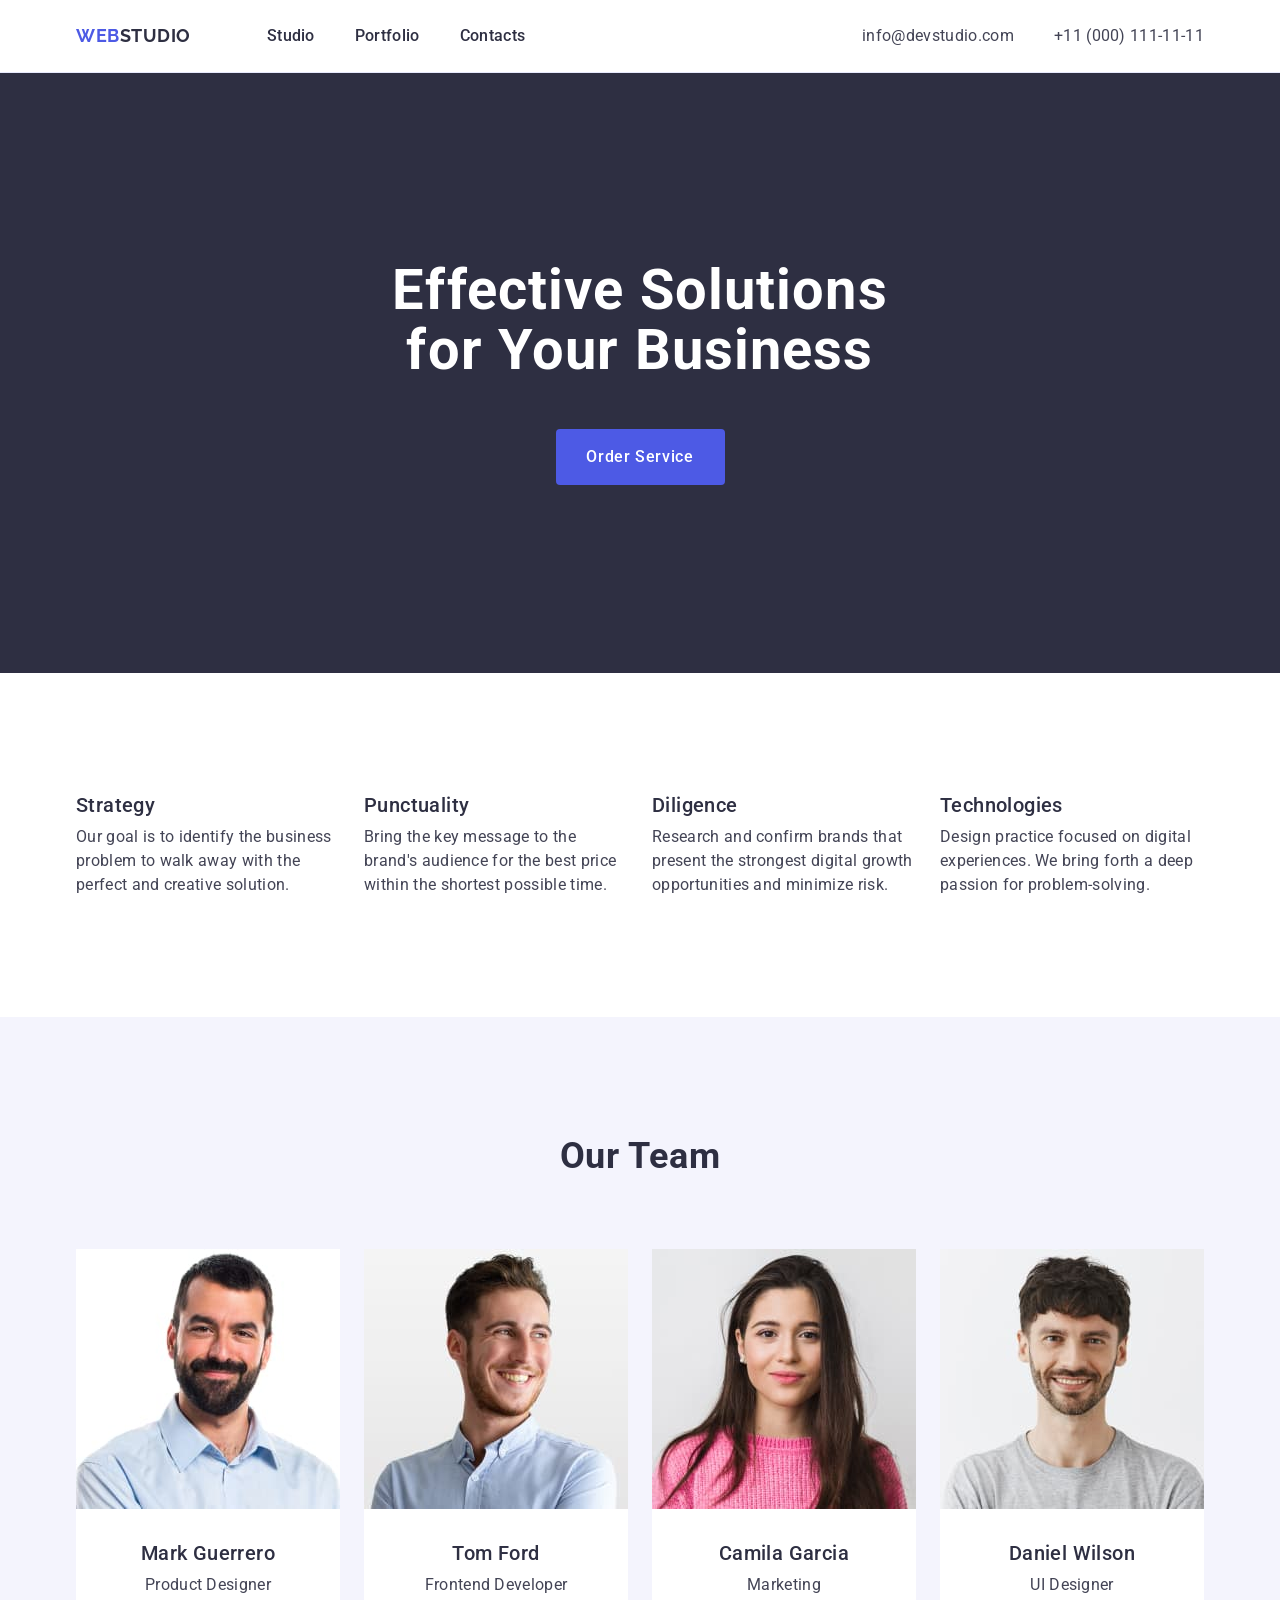
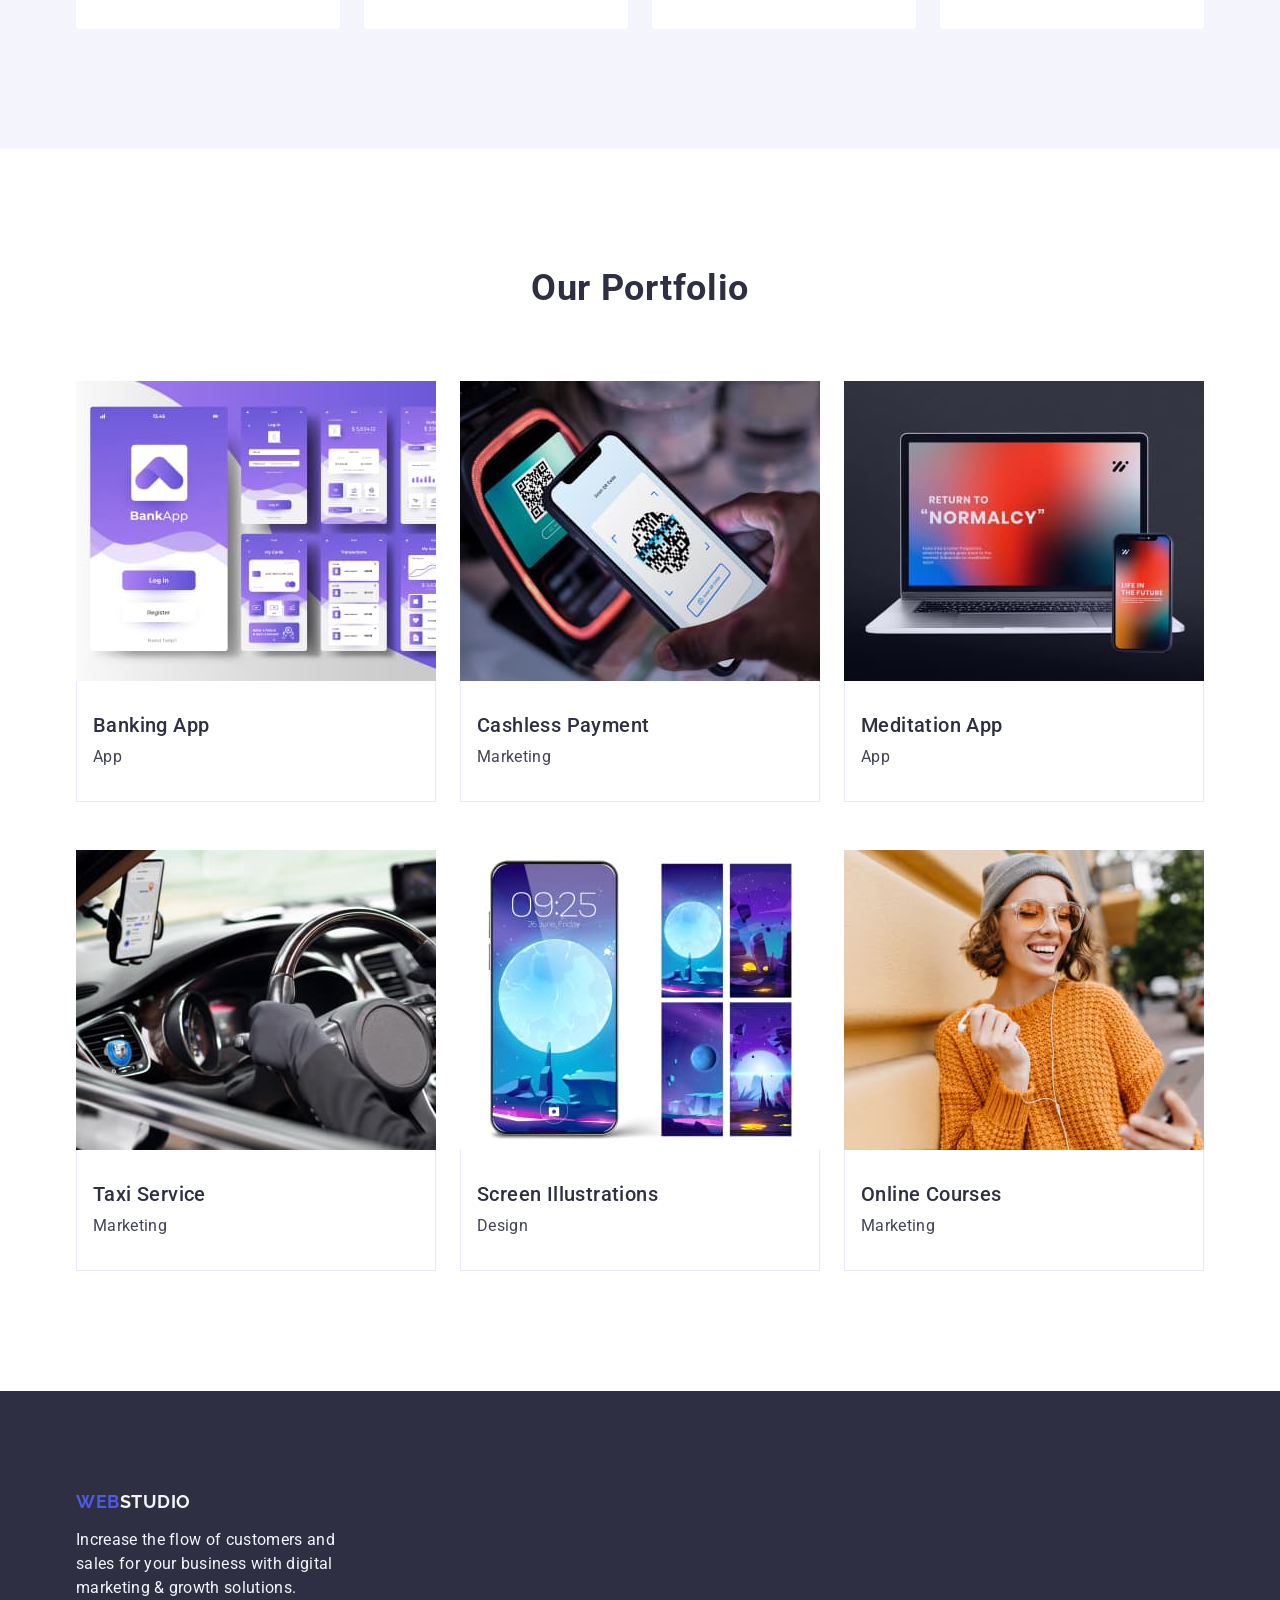
<file: index.html>
<!DOCTYPE html>
<html lang="en">
<head>
    <meta charset="UTF-8">
    <meta name="viewport" content="width=device-width, initial-scale=1.0">
    <title>Web Studio</title>
    <link rel="preconnect" href="https://fonts.googleapis.com">
    <link rel="preconnect" href="https://fonts.gstatic.com" crossorigin>
    <link href="https://fonts.googleapis.com/css2?family=Raleway:wght@700&family=Roboto:wght@400;500;700&display=swap"
        rel="stylesheet">
    <link rel="stylesheet" href="https://cdnjs.cloudflare.com/ajax/libs/modern-normalize/2.0.0/modern-normalize.min.css"
        integrity="sha512-4xo8blKMVCiXpTaLzQSLSw3KFOVPWhm/TRtuPVc4WG6kUgjH6J03IBuG7JZPkcWMxJ5huwaBpOpnwYElP/m6wg=="
        crossorigin="anonymous" referrerpolicy="no-referrer">
    <link rel="stylesheet" href="./css/styles.css">
</head>

<body>
    
<!--                       header                      -->

    <header class="header">
        <div class="container header-container">
            <nav class="navigation">
                <a class="header-logo" href="./index.html" target="_self">Web<span class="header-logo-color">Studio</span></a>
            
                <ul class="navigation-item">
                    <li class="navigation-list"><a class="navigation-link" href="./index.html">Studio</a></li>
                    <li class="navigation-list"><a class="navigation-link" href="">Portfolio</a></li>
                    <li class="navigation-list"><a class="navigation-link" href="">Contacts</a></li>
                </ul>
            </nav>
            
            <address class="address">
                <ul class="address-item">
                    <li class="address-list"><a class="address-link" href="mailto:info@devstudio.com">info@devstudio.com</a></li>
                    <li class="address-list"><a class="address-link" href="tel:+110001111111">+11 (000) 111-11-11</a></li>
                </ul>
            </address>
        </div>

    </header>

<!--                       main                        -->

    <main class="main">

        <section class="solution">

            <div class="container">
                <h1 class="solution-header">Effective Solutions for Your Business</h1>
                <button class="solution-button">Order Service</button>
            </div>

        </section>

        <section class="directions">

            <div class="container">
                <h2 class="directions-header visually-hidden">Directions</h2>
                <ul class="direction-item">
                    <li class="direction-list">
                        <h3 class="direction-list-header">Strategy</h3>
                        <p class="direction-list-paragraph">Our goal is to identify the business problem to walk away with the perfect and creative solution.</p>
                    </li>
                    <li class="direction-list">
                        <h3 class="direction-list-header">Punctuality</h3>
                        <p class="direction-list-paragraph">Bring the key message to the brand's audience for the best price within the shortest possible time.</p>
                    </li>
                    <li class="direction-list">
                        <h3 class="direction-list-header">Diligence</h3>
                        <p class="direction-list-paragraph">Research and confirm brands that present the strongest digital growth opportunities and minimize risk.</p>
                    </li>
                    <li class="direction-list">
                        <h3 class="direction-list-header">Technologies</h3>
                        <p class="direction-list-paragraph">Design practice focused on digital experiences. We bring forth a deep passion for problem-solving.</p>
                    </li>
                </ul>
            </div>
        
        </section>
        
        <section class="team">
        
            <div class="container">
                <h2 class="team-header">Our Team</h2>
                <ul class="team-item">
                    <li class="team-list">
                        <img class="team-imagi" src="./images/MarkGuerrero.jpg" alt="Photo Mark Guerrero" width="264" height="260">
                        <div class="tem-profession-container">
                            <h3 class="team-list-header">Mark Guerrero</h3>
                            <p class="team-list-paragraph">Product Designer</p>
                        </div>
                        
                    </li>
                    <li class="team-list">
                        <img class="team-imagi" src="./images/TomFord.jpg" alt="Photo Tom Ford" width="264" height="260">
                        <div class="tem-profession-container">
                            <h3 class="team-list-header">Tom Ford</h3>
                            <p class="team-list-paragraph">Frontend Developer</p>
                        </div>
                        
                    </li>
                    <li class="team-list">
                        <img class="team-imagi" src="./images/CamilaGarcia.jpg" alt="Photo Camila Garcia" width="264" height="260">
                        <div class="tem-profession-container">
                            <h3 class="team-list-header">Camila Garcia</h3>
                            <p class="team-list-paragraph">Marketing</p>
                        </div>
                        
                    </li>
                    <li class="team-list">
                        <img class="team-imagi" src="./images/DanielWilson.jpg" alt="Photo Daniel Wilson" width="264" height="260">
                        <div class="tem-profession-container">
                            <h3 class="team-list-header">Daniel Wilson</h3>
                            <p class="team-list-paragraph">UI Designer</p>
                        </div>
                        
                    </li>
                </ul>
            </div>

        </section>

        <section class="portfolio">

            <div class="container">
                <h2 class="portfolio-header">Our Portfolio</h2>
                <ul class="portfolio-item">
                    <li class="portfolio-list">
                        <img src="./images/BankingApp.jpg" alt="Photo Banking App" width="360" height="300">
                        <div class="portfolio-apps-container">
                            <h3 class="portfolio-list-header">Banking App</h3>
                            <p class="portfolio-list-paragraph">App</p>
                        </div>
                    </li>
                    <li class="portfolio-list">
                        <img src="./images/CashlessPayment.jpg" alt="Photo Cashless Payment" width="360" height="300">
                        <div class="portfolio-apps-container">
                            <h3 class="portfolio-list-header">Cashless Payment</h3>
                            <p class="portfolio-list-paragraph">Marketing</p>
                        </div>
                    </li>
                    <li class="portfolio-list">
                        <img src="./images/MeditationApp.jpg" alt="Photo Meditation App" width="360" height="300">
                        <div class="portfolio-apps-container">
                            <h3 class="portfolio-list-header">Meditation App</h3>
                            <p class="portfolio-list-paragraph">App</p>
                        </div>
                    </li>
                    <li class="portfolio-list">
                        <img src="./images/TaxiService.jpg" alt="Photo Taxi Service" width="360" height="300">
                        <div class="portfolio-apps-container">
                            <h3 class="portfolio-list-header">Taxi Service</h3>
                            <p class="portfolio-list-paragraph">Marketing</p>
                        </div>
                    </li>
                    <li class="portfolio-list">
                        <img src="./images/ScreenIllustrations.jpg" alt="Photo Screen Illustrations" width="360" height="300">
                        <div class="portfolio-apps-container">
                            <h3 class="portfolio-list-header">Screen Illustrations</h3>
                            <p class="portfolio-list-paragraph">Design</p>
                        </div>
                    </li>
                    <li class="portfolio-list">
                        <img src="./images/OnlineCourses.jpg" alt="Photo Online Courses" width="360" height="300">
                        <div class="portfolio-apps-container">
                            <h3 class="portfolio-list-header">Online Courses</h3>
                            <p class="portfolio-list-paragraph">Marketing</p>
                        </div>
                    </li>
                </ul>
            </div>

        </section>

    </main>

<!--                       footer                       -->

    <footer class="footer">
        <div class="container">
            <a class="footer-logo" href="./index.html" target="_self">Web<span class="footer-logo-color">Studio</span></a>
            <p class="footer-paragraph">
                Increase the flow of customers and
                sales for your business with digital
                marketing & growth solutions.
            </p>
        </div>

    </footer>

</body>
</html>
</file>
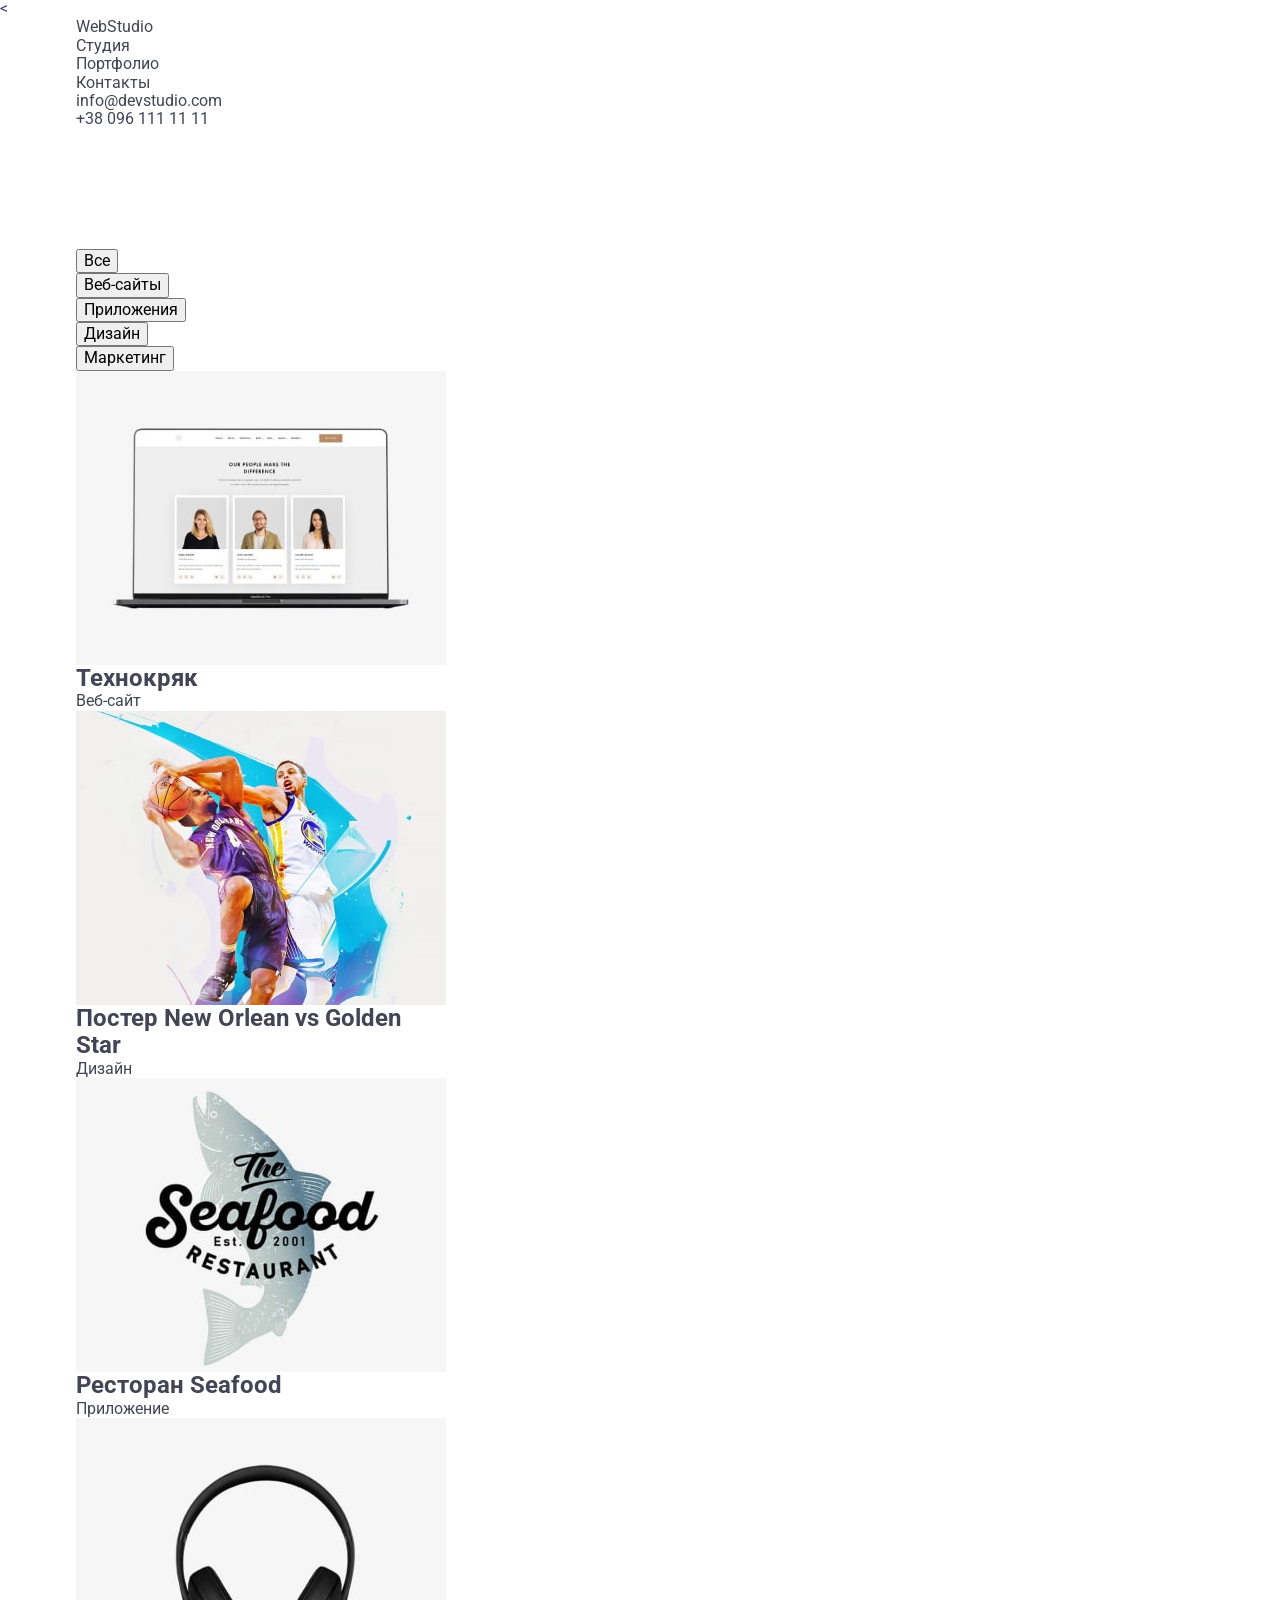
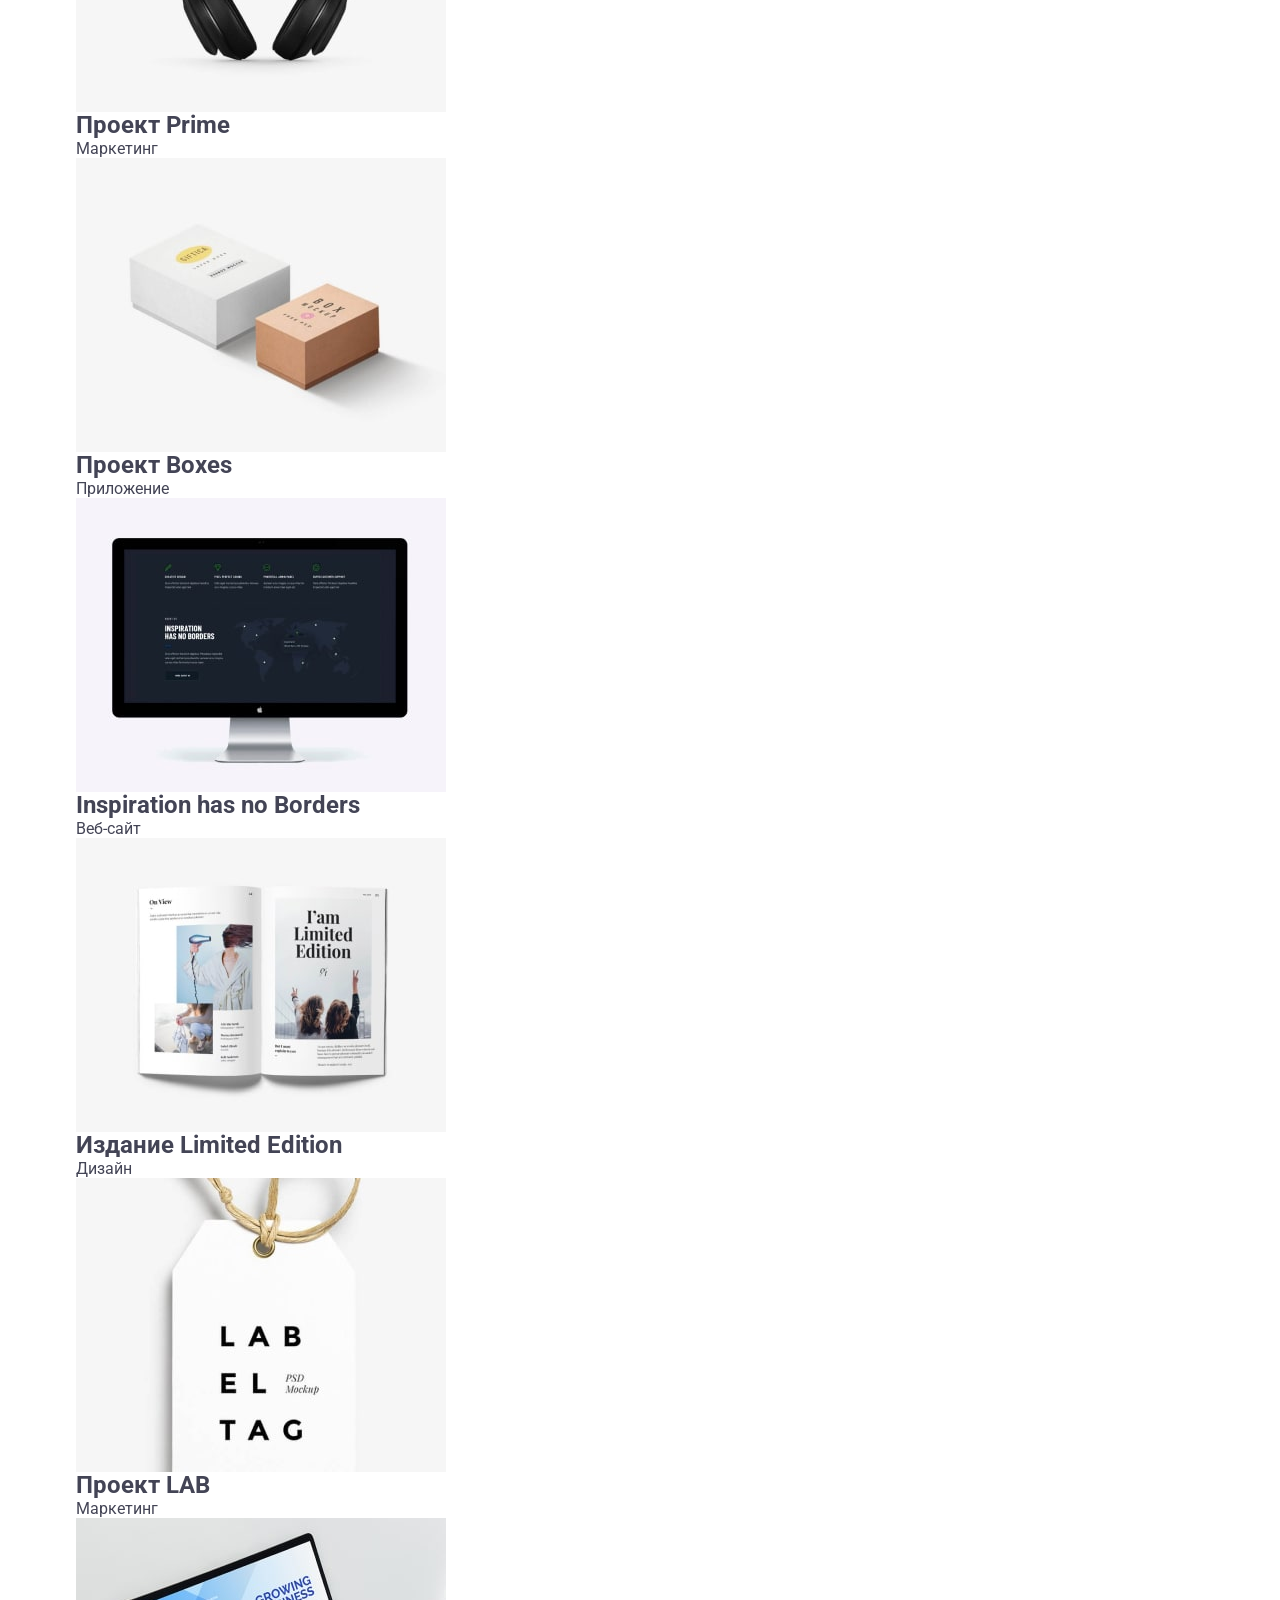
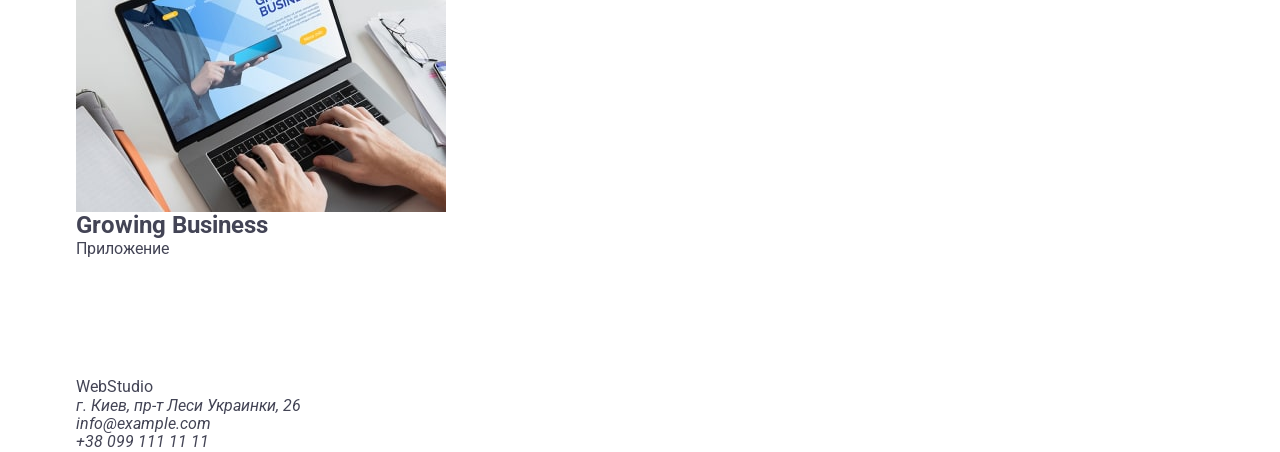
<file: portfolio.html>
<<!DOCTYPE html>
<html lang="ru">
  <head>
    <meta charset="UTF-8" />
    <meta http-equiv="X-UA-Compatible" content="IE=edge" />
    <meta name="viewport" content="width=device-width, initial-scale=1.0" />

    <link rel="preconnect" href="https://fonts.googleapis.com" />
    <link rel="preconnect" href="https://fonts.gstatic.com" crossorigin />
    <link
      href="https://fonts.googleapis.com/css2?family=Raleway:wght@700&family=Roboto:wght@400;500;700;900&display=swap"
      rel="stylesheet"
    />

    <title>Портфолио</title>

    <link
      rel="stylesheet"
      href="https://cdnjs.cloudflare.com/ajax/libs/modern-normalize/1.0.0/modern-normalize.min.css"
    />

    <link rel="stylesheet" href="./css/styles.css" />
  </head>
  <body>
    <header class="page-header">
      <div class="container">
        <nav class="header-nav">
          <a href="./index.html" class="logo" lang="en"><span class="accent">Web</span>Studio</a>
          <ul class="list nav-links">
            <li class="nav-item">
              <a href="./index.html" class="nav-link">Студия</a>
            </li>
            <li class="nav-item">
              <a href="./portfolio.html" class="nav-link active">Портфолио</a>
            </li>
            <li class="nav-item">
              <a href="" class="nav-link">Контакты</a>
            </li>
          </ul>
        </nav>
        <ul class="list header-contacts">
          <li class="contact-item">
            <a href="mailto:info@devstudio.com" class="contact-link">info@devstudio.com</a>
          </li>
          <li class="contact-item">
            <a href="tel:+380961111111" class="contact-link">+38 096 111 11 11</a>
          </li>
        </ul>
      </div>
    </header>

    <main>
      <section class="section portfolio">
        <div class="container">
          <h1 style="display: none">Наши работы</h1>
          <ul class="list filter-list">
            <li class="filter-item">
              <button type="button" class="button button-secondary active">Все</button>
            </li>
            <li class="filter-item">
              <button type="button" class="button button-secondary">Веб-сайты</button>
            </li>
            <li class="filter-item">
              <button type="button" class="button button-secondary">Приложения</button>
            </li>
            <li class="filter-item">
              <button type="button" class="button button-secondary">Дизайн</button>
            </li>
            <li class="filter-item">
              <button type="button" class="button button-secondary">Маркетинг</button>
            </li>
          </ul>
          <ul class="list portfolio-list">
            <li class="portfolio-case">
              <img
                class="case-img"
                src="./images2/img-min.jpg"
                alt="Пример"
                width="370"
                height="294"
              />
              <div class="case-info">
                <h2 class="item-title">Технокряк</h2>
                <p class="item-descr">Веб-сайт</p>
              </div>
            </li>
            <li class="portfolio-case">
              <img
                class="case-img"
                src="./images2/img (1)-min.jpg"
                alt="Пример"
                width="370"
                height="294"
              />
              <div class="case-info">
                <h2 class="item-title">Постер New Orlean vs Golden Star</h2>
                <p class="item-descr">Дизайн</p>
              </div>
            </li>
            <li class="portfolio-case">
              <img
                class="case-img"
                src="./images2/img (2)-min.jpg"
                alt="Пример"
                width="370"
                height="294"
              />
              <div class="case-info">
                <h2 class="item-title">Ресторан Seafood</h2>
                <p class="item-descr">Приложение</p>
              </div>
            </li>
            <li class="portfolio-case">
              <img
                class="case-img"
                src="./images2/img (3)-min.jpg"
                alt="Пример"
                width="370"
                height="294"
              />
              <div class="case-info">
                <h2 class="item-title">Проект Prime</h2>
                <p class="item-descr">Маркетинг</p>
              </div>
            </li>
            <li class="portfolio-case">
              <img
                class="case-img"
                src="./images2/img (4)-min.jpg"
                alt="Пример"
                width="370"
                height="294"
              />
              <div class="case-info">
                <h2 class="item-title">Проект Boxes</h2>
                <p class="item-descr">Приложение</p>
              </div>
            </li>
            <li class="portfolio-case">
              <img
                class="case-img"
                src="./images2/img (5)-min.jpg"
                alt="Пример"
                width="370"
                height="294"
              />
              <div class="case-info">
                <h2 class="item-title">Inspiration has no Borders</h2>
                <p class="item-descr">Веб-сайт</p>
              </div>
            </li>
            <li class="portfolio-case">
              <img
                class="case-img"
                src="./images2/img (6)-min.jpg"
                alt="Пример"
                width="370"
                height="294"
              />
              <div class="case-info">
                <h2 class="item-title">Издание Limited Edition</h2>
                <p class="item-descr">Дизайн</p>
              </div>
            </li>
            <li class="portfolio-case">
              <img
                class="case-img"
                src="./images2/img (7)-min.jpg"
                alt="Пример"
                width="370"
                height="294"
              />
              <div class="case-info">
                <h2 class="item-title">Проект LAB</h2>
                <p class="item-descr">Маркетинг</p>
              </div>
            </li>
            <li class="portfolio-case">
              <img
                class="case-img"
                src="./images2/img (8)-min.jpg"
                alt="Пример"
                width="370"
                height="294"
              />
              <div class="case-info">
                <h2 class="item-title">Growing Business</h2>
                <p class="item-descr">Приложение</p>
              </div>
            </li>
          </ul>
        </div>
      </section>
    </main>

    <footer class="page-footer">
      <div class="container">
        <a href="./index.html" class="logo" lang="en"><span class="accent">Web</span>Studio</a>
        <address>
          <p class="addr">г. Киев, пр-т Леси Украинки, 26</p>
          <ul class="list contacts">
            <li class="contact-item">
              <a href="mailto:info@example.com" class="contact-link">info@example.com</a>
            </li>
            <li class="contact-item">
              <a href="tel:+380991111111" class="contact-link">+38 099 111 11 11</a>
            </li>
          </ul>
        </address>
      </div>
    </footer>
  </body>
</html>
</file>
<file: css/styles.css>
/*  global style    */

*,
*::before,
*::after {
    box-sizing: border-box;
}

h1,
h2,
h3,
h4,
h5,
h6,
p {
    margin-top: 0;
    margin-bottom: 0;
}

ul,
ol {
    list-style-type: none;
    margin-top: 0;
    margin-bottom: 0;
    padding-left: 0;
}

a {
    color: currentColor;
    text-decoration: none;
}

.container {
    width: 1158px;
    margin: 0 auto;
    padding: 0 15px;
}

img {
    display: block;
    object-fit: cover;
}

body {
    font-family: "Roboto", sans-serif;
    color: #434455;
    background-color: #ffffff;
}


/*          header        */

.header {
    border-bottom: 1px solid #e7e9fc;
}

.header-container {
    display: flex;
    align-items: center;
}

.navigation {
    display: flex;
    align-items: center;
    margin-right: auto;
}

.header-logo {
    font-family: "Raleway", sans-serif;
    font-weight: 700;
    font-size: 18px; 
    line-height: 1.17;
    letter-spacing: 0.03em;
    text-transform: uppercase;
    color: #4d5ae5;
    margin-right: 76px;
}

.header-logo-color {
    color: #2e2f42;
}

.navigation-item {
    display: flex;
    gap: 40px;
   
}

.navigation-link {
    font-weight: 500;
    font-size: 16px;
    line-height: 1.5;
    letter-spacing: 0.02em;
    color: #2e2f42;
    padding: 24px 0;
}

.navigation-list .navigation-link:hover,
.navigation-list .navigation-link:focus {
    color: #404bbf;
}

.address {
    font-style: normal;
}

.address-item {
    display: flex;
    gap: 40px;
}

.address-list {
    padding: 24px 0;
}

.address-link {
    font-size: 16px;
    line-height: 1.5;
    letter-spacing: 0.02em;
    color: #434455;
}

.address-list .address-link:hover,
.address-list .address-link:focus {
    color:#404bbf;
}

/*            main                */
/*       solution-section         */

.solution {
    background-color: #2e2f42;
    padding: 188px 0;
}

.solution-header {
    font-size: 56px;
    line-height: 1.07;
    text-align: center;
    letter-spacing: 0.02em;
    color: #ffffff;
    max-width: 496px;
    margin: 0 auto;
}

.solution-button {
    background-color: #4D5AE5;
    font-family: "Roboto", sans-serif;
    font-weight: 500;
    font-size: 16px;
    line-height: 1.5;
    letter-spacing: 0.04em;
    color: #ffffff;
    cursor: pointer;
    min-width: 169px;
    height: 56px;
    border: none;
    border-radius: 4px;
    display: block;
    margin: 0 auto;
    margin-top: 48px;
}

.solution-button:hover,
.solution-button:focus {
    background-color: #404BBF;
}

/*       directions-section         */

.directions {
    padding: 120px 0;
}

.visually-hidden {
    position: absolute;
    width: 1px;
    height: 1px;
    margin: -1px;
    border: 0;
    padding: 0;

    white-space: nowrap;
    clip-path: inset(100%);
    clip: rect(0 0 0 0);
    overflow: hidden;
}

.direction-item {
    display: flex;
    gap: 24px;
}

.direction-list {
    width: calc((100% - 72px) / 4);
}

.direction-list-header {
    font-weight: 500;
    font-size: 20px;
    line-height: 1.2;
    letter-spacing: 0.02em;
    color: #2e2f42;
    margin-bottom: 8px;
}

.direction-list-paragraph {
    font-size: 16px;
    line-height: 1.5;
    letter-spacing: 0.02em;
    color: #434455;
}

/*             team-section           */

.team {
    background-color: #F4F4FD;
    padding: 120px 0;
}

.team-header {
    font-size: 36px;
    line-height: 1.11;
    text-align: center;
    letter-spacing: 0.02em;
    text-transform: capitalize;
    color: #2e2f42;
    margin-bottom: 72px;
}

.team-item {
    display: flex;
    gap: 24px;
}

.team-list {
    background-color: #ffffff;
    width: calc((100% - 72px) / 4);
    border-radius: 0px 0px 4px 4px;
}

.tem-profession-container {
padding: 32px 0;
}

.team-list-header {
    font-weight: 500;
    font-size: 20px;
    line-height: 1.2;
    letter-spacing: 0.02em;
    color: #2e2f42;
    text-align: center;
    margin-bottom: 8px;
}

.team-list-paragraph {
    font-size: 16px;
    line-height: 1.5;
    letter-spacing: 0.02em;
    text-align: center;
}

/*         portfolio-section           */

.portfolio {
    padding: 120px 0;
}

.portfolio-item {
    display: flex;
    flex-wrap: wrap;
    column-gap: 24px;
    row-gap: 48px;
}

.portfolio-list {
    width: calc((100% - 48px) / 3);
}

.portfolio-apps-container {
    padding: 32px 16px;
    border: 1px solid #e7e9fc;
    border-top: none;
}

.portfolio-header {
    font-size: 36px;
    line-height: 1.11;
    text-align: center;
    letter-spacing: 0.02em;
    text-transform: capitalize;
    color: #2e2f42;
    margin-bottom: 72px;
}

.portfolio-list-header {
    font-weight: 500;
        font-size: 20px;
        line-height: 1.2;
        letter-spacing: 0.02em;
        color: #2e2f42;
        margin-bottom: 8px
}

.portfolio-list-paragraph {
    font-size: 16px;
    line-height: 1.5;
    letter-spacing: 0.02em;
}

/*               footer                */

.footer {
    background-color: #2e2f42;
    padding: 100px 0;
}

.footer-logo {
    font-family: "Raleway", sans-serif;
    font-weight: 700;
    font-size: 18px;
    line-height: 1.17;
    letter-spacing: 0.03em;
    text-transform: uppercase;
    color: #4d5ae5;
    display: inline-block;
    margin-bottom: 16px;    
}

.footer-logo-color {
    color: #f4f4fd;
}

.footer-paragraph {
    line-height: 1.5;
    letter-spacing: 0.02em;
    color: #F4F4FD;
    max-width: 264px;
}
</file>
